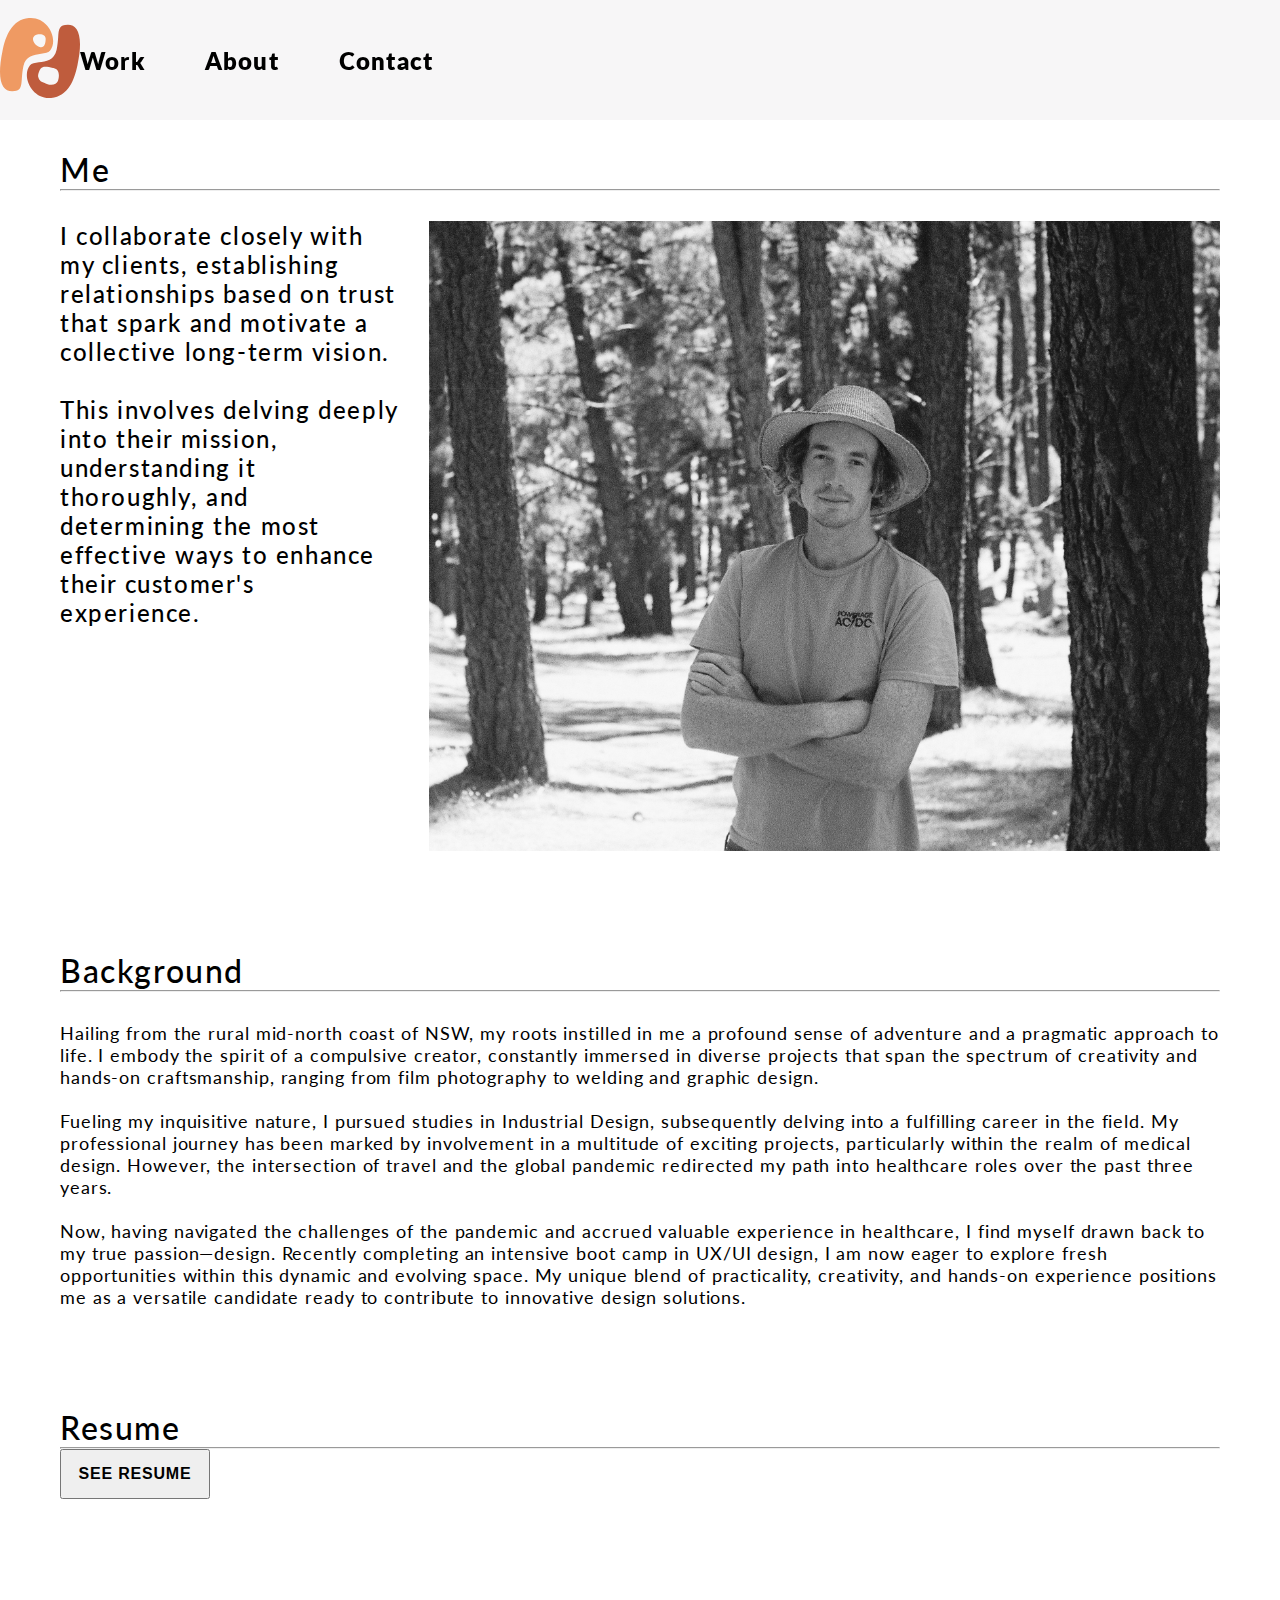
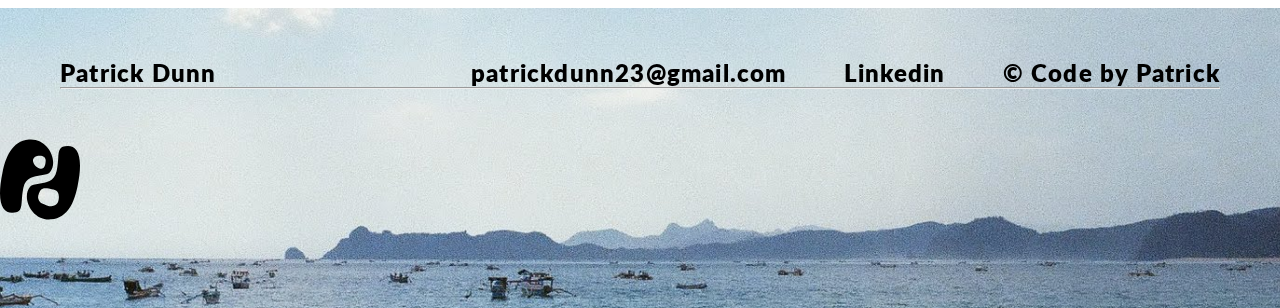
<file: about.html>
<!DOCTYPE html>
<html>
    <head>
<!-- Google tag (gtag.js) -->
<script async src="https://www.googletagmanager.com/gtag/js?id=G-9G77XQD08Z"></script>
<script>
  window.dataLayer = window.dataLayer || [];
  function gtag(){dataLayer.push(arguments);}
  gtag('js', new Date());

  gtag('config', 'G-9G77XQD08Z');
</script>

        <link rel="stylesheet" href="css/style.css">
        <title>
        </title>
        <meta name="viewport" content="width=device-width, initial-scale=1" />
    </head>
    <body id="bootstrap-overrides">
    
         <!--  My UX Skills section coded using CSS flex -->
    <!--Header and Nav       -->
    <header>
        <div class="container"> 
            <nav class="navbar">
               <div class="headerSpacing">
                            <a href="index.html"><img src="images/New Logo.svg" alt=""></a>
                        </div>
        
            <ul class="nav-menu">
                <li class="nav-item">
                  <a href="work.html" class="nav-link"> Work</a>
                </li>
                <li class="nav-item">
                  <a href="about.html" class="nav-link">About</a>
                </li>
                <li class="nav-item">
                  <a href="contact.html" class="nav-link">Contact</a>
                </li>
            </ul>
      
              <div class="hamburger">
                <span class="bar"></span>
                <span class="bar"></span>
                <span class="bar"></span>
              </div>
            </nav>
         </div>
       </header>
   
        <!--Me Section     -->
    <div>
        <section class="headerPadding">
            <div>
             
                <h4 > Me </h4>
        
                <hr class="hrabout">
                <div class="flexContainer">
                    <div class="metext flex_item">
                        <p>I collaborate closely with my clients, establishing relationships based on trust that spark and motivate a collective long-term vision.</p>
                        <br>
                        <p>This involves delving deeply into their mission, understanding it thoroughly, and determining the most effective ways to enhance their customer's experience.</p>
                    </div>
                    <div class="flex_item profilePic">
                    </div>
                </div>
            </div>
        </section>
    </div>

        <!--Background Section     -->
        <div >
            <section class="backgroundPadding">
                <div>
                    <h4> Background </h4>
                    <hr class="hrabout">
                    <div class="backgroundText">
                        <p> Hailing from the rural mid-north coast of NSW, my roots instilled in me a profound sense of adventure and a pragmatic approach to life. I embody the spirit of a compulsive creator, constantly immersed in diverse projects that span the spectrum of creativity and hands-on craftsmanship, ranging from film photography to welding and graphic design. </p>
                        <br>
                        <p>   Fueling my inquisitive nature, I pursued studies in Industrial Design, subsequently delving into a fulfilling career in the field. My professional journey has been marked by involvement in a multitude of exciting projects, particularly within the realm of medical design. However, the intersection of travel and the global pandemic redirected my path into healthcare roles over the past three years. </p>
                            <br>
                        <p>  Now, having navigated the challenges of the pandemic and accrued valuable experience in healthcare, I find myself drawn back to my true passion—design. Recently completing an intensive boot camp in UX/UI design, I am now eager to explore fresh opportunities within this dynamic and evolving space. My unique blend of practicality, creativity, and hands-on experience positions me as a versatile candidate ready to contribute to innovative design solutions. </p> 
                    </div>
                </div>
            </section>
        </div>
        
        <!--Resume Section     -->
        <div class="resumeSpacing resumeButton">
            <h4> Resume </h4>
            <hr class="hrabout">
            <button data-modal-target="#modal" class="button resumeButton">See Resume</button>
    </div>

    
          <!--Footer section        -->  
          <footer>
            <div class="homefooterBackground">
            <div class="footername">
                    <div class="name">
                        Patrick Dunn
                    </div>
                    <ul>
                        <li class="footerContact">patrickdunn23@gmail.com</li>
                        <li class="footerContact">Linkedin</li>
                        <li class="footerContact">© Code by Patrick </li>
                    </ul> 
                </div>
                <hr class="hrfooter">
            <div class="footerlogo spinmMe ">
                <img class="spinMe" src="images/New Logo-Black.svg" alt="">
            </div>
        </footer>
           <!--JS overlay     -->
          
            <div class="modal" id="modal">
                <img class="resume"  src="images/Resume.svg" alt="resume Image Missing">
                
                <div class="exitDownload">
                    <button data-close-button class="close-button">&times;</button>
                    <div class="resumeDownload">  <a href="Patrick Dunn Resume.pdf"><img src="images/Download.svg" alt=""></a></div>
                </div>
            </div>
            <div id="overlay"></div>        
        </footer>
    </body>
<script src="js/index.js"></script>
</html>
</file>
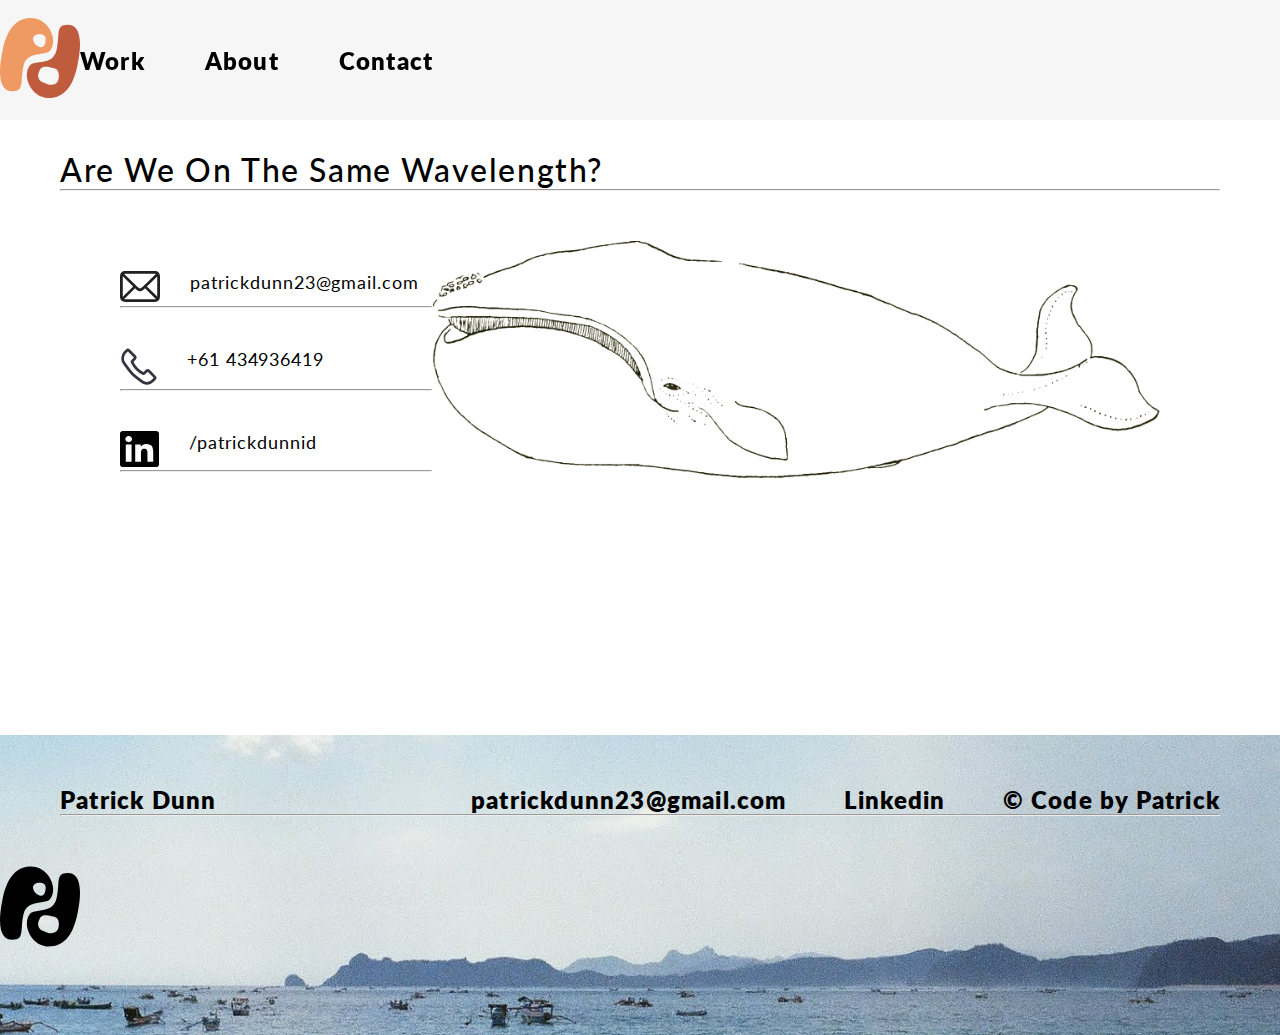
<file: contact.html>
<!DOCTYPE html>
<html>
    <head>
<!-- Google tag (gtag.js) -->
<script async src="https://www.googletagmanager.com/gtag/js?id=G-9G77XQD08Z"></script>
<script>
  window.dataLayer = window.dataLayer || [];
  function gtag(){dataLayer.push(arguments);}
  gtag('js', new Date());

  gtag('config', 'G-9G77XQD08Z');
</script>

        <link rel="stylesheet" href="css/style.css">
        <title>
        </title>
        <meta name="viewport" content="width=device-width, initial-scale=1" />
    </head>
    <body id="bootstrap-overrides">
    
         <!--  My UX Skills section coded using CSS flex -->
    <!--Header and Nav       -->
    <header>
        <div class="container"> 
            <nav class="navbar">
               <div class="headerSpacing">
                            <a href="index.html"><img src="images/New Logo.svg" alt=""></a>
                        </div>
        
            <ul class="nav-menu">
                <li class="nav-item">
                  <a href="work.html" class="nav-link"> Work</a>
                </li>
                <li class="nav-item">
                  <a href="about.html" class="nav-link">About</a>
                </li>
                <li class="nav-item">
                  <a href="contact.html" class="nav-link">Contact</a>
                </li>
            </ul>
      
              <div class="hamburger">
                <span class="bar"></span>
                <span class="bar"></span>
                <span class="bar"></span>
              </div>
            </nav>
         </div>
       </header>
   
        <!--Contact Section     -->
    <div class="caseIntro">
        <section class="backgroundPadding ">
            
            <div >
                <h4> Are we on the same wavelength? </h4>
                <hr class="hrabout">
            
            <section class="WorkGrid">
                    
                <div class="gridRows ">
        
                  
                        <div class="contactItems">
                        <img src="images/Mail Icon.svg" alt=""> <p class="contactText">patrickdunn23@gmail.com</p>  
                        </div>
                        <hr class="hrabout">

                        <div class="contactItems">
                            <img src="images/Phone Icon.svg" alt=""> <p class="contactText">+61 434936419</p>
                        </div>
                        <hr class="hrabout">

                        <div class="contactItems">
                            <img src="images/Linkedin Icon.svg" alt=""> <p class="contactText">/patrickdunnid</p>
                        </div>
                        <hr class="hrabout">
                    
                </div>

                    <div>
                        <img src="images/Whale.png" alt="" class="caseimage">
                    </div>
                </section>
            
            
            
            
            
            
            
            
   

                </div>

            </div>
        </section>
    </div>

   
          <!--Footer section        -->  
          <footer>
            <div class="homefooterBackground">
            <div class="footername">
                    <div class="name">
                        Patrick Dunn
                    </div>
                    <ul>
                        <li class="footerContact">patrickdunn23@gmail.com</li>
                        <li class="footerContact">Linkedin</li>
                        <li class="footerContact">© Code by Patrick </li>
                    </ul> 
                </div>
                <hr class="hrfooter">
            <div class="footerlogo spinmMe ">
                <img class="spinMe" src="images/New Logo-Black.svg" alt="">
            </div>
        </footer>
        
    </body>
    <script src="js/index.js"></script>
</html>
</file>
<file: css/style.css>
@import url('https://fonts.googleapis.com/css2?family=Alike&family=Knewave&family=Lato:ital,wght@0,700;1,400&family=Lekton&display=swap');

* {
    margin: 0;
    padding: 0;
    box-sizing: border-box;
}
  /* Header Section................. */
 
header{
    display: flex;
    top: 0;
    height: 120px !important;
    width: 100%;
    z-index: 1000;
    background: rgba(241, 240, 242, 0.60);
    backdrop-filter: blur(10px);
    position: fixed;
    }

  .headerContents{
    display: flex;
    vertical-align: top;  
    justify-content: space-between; 
    color: #000 !important;
    font-family: 'Lato', sans-serif;
    font-size: 24px;
    font-style: normal;
    font-weight: 800;
    line-height: normal;
    letter-spacing: 1.2px;
    text-transform: capitalize;
    margin-left: 60px;
    margin-right: 60px;
    height:120px;
    align-items: center;
   }
a{
       text-decoration: none !important;
       color: black !important;
        
}

.headerSpacing{
    align-items: center;
}
.headerSpacing :hover{
    animation: spin 0.5s infinite;
    animation-timing-function: linear;
}





.navoptions:hover{
    text-shadow:  0px 0px 7px #EF9A63; 
}

.hamburger{
  display: none;
}



  /* Body Section................. */

body{
    margin: 0;
    padding: 0;
}

.button{
    color: black;
    font-size: 16px;
    font-family:Arial, Helvetica, sans-serif;
    font-weight: 800;
    text-transform: uppercase;
    letter-spacing: 0.8px;
    word-wrap: break-word;
    width: 150px;
    height: 50px;
    flex-shrink: 0;
}
/* Homepage ................. */
.heroimg{
    background-image: url(../images/homepagehero.jpg);
    background-size: cover;
    background-repeat: no-repeat;
    height: 100vh;
    margin-bottom: 50px;
   
}

.heroPadding{
    padding-top:  150px;
    margin-left: 60px;
    margin-right: 60px;
    display: flex;
    width: 100%;
    background-color: red;
}

h1{
    align-items: center;
    flex-shrink: 0;
    color: #EF9A63;
    font-family: 'Knewave', system-ui;
    font-size: 40px;
    font-style: normal;
    font-weight: 400;
    line-height: normal;
    letter-spacing: 2px;
    text-transform: capitalize;

}

.h1dark{
    color: #BF5C3D;
    padding-left: 10px;
}

h2{
    color: #000;
    font-family: 'Alike', serif;
    font-size: 24px;
    font-style: normal;
    font-weight: 400;
    line-height: normal;
    letter-spacing: 1.2px;
 
}
.hometext{
    max-width: 800px;
    margin-left: 60px;
    transform: translateY(-370px);
    align-items: center;
    flex-shrink: 0;
    margin-right: 60px;
    background-color: green;
}

.headerPadding{
    margin-top: 150px;
    margin-left: 60px;
    margin-right: 60px;
    margin-bottom: 100px;
}

.backgroundPadding{
    margin-left: 60px;
    margin-right: 60px;
    margin-bottom: 100px;
}
.squiggle{
    display: flex;
    width: 100%;
    transform: translateY(-120px);
}
/* About Page................. */
.hrabout{
    background-color: black;
    height: 2px;
    width: 100%; 
}

.flexContainer{
    display: flex; 
    justify-content: space-between;
    
    
}

.metext{
    color: black;
    font-family: 'Lato', sans-serif;
    font-size: 24px;
    font-style: normal;
    font-weight: 500;
    line-height: normal;
    letter-spacing: 1.6px;
    width: 30%;
}

  .flex_item {
    margin-top: 30px;
  }
  .profilePic{
    margin-left: 30px; 
    width: 70%;
    background-image: url(../images/A000453-R1-02-1A.jpg);
    background-position: center;
    background-size: cover;
    background-repeat: no-repeat;
    height: 70vh;
}

  .container{
    position: relative;
  }

  .backgroundText{
    color: #000;
    font-family: 'Lato', sans-serif;
    font-size: 18px;
    font-style: normal;
    font-weight: 400;
    line-height: normal;
    letter-spacing: 0.9px;
    margin-top: 30px;
   
  }

  .resumeSpacing{
    margin-left: 60px;
    margin-right: 60px;
    width: calc(100% - 120px);
    height: 200px;
}

/* Work Page................. */
.casestudy{
    width: cover;
    display: grid;
    grid-template-columns: 30% 70% ;
    padding: 2%;
}
.caseIntro{
    display: flex; 
    justify-content: space-between;
    margin-top: 150px;
    min-height: 65vh;
}

.hrcase{
    background-color: black;
    height: 2px;
    width: calc(100% - 120px);
    position: absolute;
    margin-left: 60px;
}

.WorkGrid{
    width: cover;
    display: grid;
    grid-template-columns: 30% 70% ;
    margin-left: 60px;
    margin-right: 60px;
    padding-top: 50px;
    margin-bottom: 50px;  
}

.gridRows{
    display: grid;
    grid-template-rows: auto auto auto  ;
}

.caseimage{
   width: 100%;
   padding-left: 0px;
   border-radius: 5px;
}

.skills{
  padding-top: 10px;

}

h4{
    color: #000;
    font-family: 'Lato', sans-serif;
    font-size: 32px;
    font-style: normal;
    font-weight: 500;
    line-height: normal;
    letter-spacing: 1.6px;
    text-transform: capitalize;
    padding-right: 50px;
}

.caseButton{
    display: flex;
    justify-content: flex-start;
    align-items: end;
}

  /* Footer Section................. */
 .name{
    margin-top: 50px;
    
 }
 .footerContact{
    margin-top: 50px;
    padding-left: 50px;
 }

 .hrfooter{
    background-color: black;
    height: 2px;
    width: calc(100% - 120px);
    bottom: 0;
    margin-left: 60px;
}

.footer {
    position: relative;
    min-height: 300px;
    z-index: 1;
}

footer {
    min-height: 300px; 
    
}
.footerBackground {

    background-image: url(../images/Mask\ group.png);
    background-repeat: no-repeat;
    background-size: cover;
    height: 300px; 

    position: relative;
    z-index: 1;

}

.homefooterBackground {

    background-image: url(../images/homepagerfooterimage.png);
    background-repeat: no-repeat;
    background-size: cover;
    height: 300px; 
    position: relative;
    z-index: 1;

}
.footerlogo{
    display: flex;
    justify-content: flex-start;
    margin-left: 0px;
    margin-top: 50px;
    width: 80px;
    position: absolute;
}

.footername{
    display: flex;
    vertical-align: top;  
    justify-content: space-between; 
    color: #000;
    font-family: 'Lato', sans-serif;
    font-size: 24px;
    font-style: normal;
    font-weight: 800;
    line-height: normal;
    letter-spacing: 1.2px;
    margin-left: 60px;
    margin-right: 60px;
}

ul li {
    display: inline-block;
    vertical-align: top;
}

.spinMe {
    animation: spin 2s infinite;
    animation-timing-function: linear;

  }
/* Contact Section................. */

.contactItems{
    display: flex;
    color: #000;
    font-family: 'Lato', sans-serif;
    font-size: 18px;
    font-style: normal;
    font-weight: 400;
    line-height: normal;
    letter-spacing: 0.9px;
    margin-top: 30px;
    padding-bottom: 3px;
}

.contactText{
    padding-left: 30px;
}

.whaleImage{
max-width: 70%;
padding-top: 20px;
}
.whalediv{

  display: flex;
  justify-content: end;
}




      .active{
        color: #EF9A63;
    }
/* Resume overlay changes................. */

      *, *::after, *::before {
        box-sizing: border-box;
      }
      
      .modal {
        position: fixed;
        top: 30%;
        left: 50%;
        margin-top: 180px;
        height: 70%;
        transform: translate(-50%, -50%) scale(0);
        transition: 200ms ease-in-out;
        z-index: 10;
        width: 500px;
        max-width: 80%;
        display: flex;
        justify-content: space-between;
    
      }

       .resumeDownload{
        padding-left: 20px;
       }
      


      .modal.active {
        transform: translate(-50%, -50%) scale(1);
      }
      
      .modal-header {
        padding: 10px 15px;
        display: flex;
        justify-content: space-between;
        align-items: flex-start;
        align-items: center;
        border-bottom: 1px solid black;
      }
      
      .modal-header .title {
        font-size: 1.25rem;
        font-weight: bold;
      }
      
      .close-button {
        cursor: pointer;
        border: none;
        outline: none;
        background: none;
        font-size: 3.25rem;
        font-weight: bold;
        padding-left: 30px;
        align-items: baseline;
        align-self: flex-start;
    
      }
      
      .modal-body {
        padding: 10px 15px;
      }
      
      #overlay {
        position: fixed;
        opacity: 0;
        transition: 200ms ease-in-out;
        top: 0;
        left: 0;
        right: 0;
        bottom: 0;
        background-color: rgba(0, 0, 0, .5);
        backdrop-filter: blur(10px);
        pointer-events: none;
      }
      
      #overlay.active {
        opacity: 1;
        pointer-events: all;
      }
     
      .resume{
        width: 550px;
        height: auto;
      }

      /* Unit 20 Bootstrap................. */
      .caseHead{
        margin-top: 150px;
        margin-left: 60px;
        margin-right: 60px;
      }


      .marginc{
margin-left: 60px;
margin-right: 60px;      }

.caseAbout{
  display: flex;
  flex-direction: row;
  justify-content: space-between;
}

.caseh{
  width: 70%;
  height: auto;
}

.cardBg{
background-color:  #A5C6BD  !important;

}
.cardPadd{
  padding-right: 50px;
 
}


.projectInfo{
  color: #000;
  font-family:  'Lato', sans-serif;
  font-size: 24px;
  font-style: normal;
  font-weight: 500;
  line-height: normal;
  padding-bottom: 200px;}











  /* Animations and media................. */
  @keyframes spin {
    from {transform: rotate(180deg);
  
    }
    to {transform: rotate(-180deg);
  
    }}

 @media screen and (max-width:650px) {
    /* Flex changes................. */   
    .flexContainer{
            display: flex;
            flex-direction: column;
        }
        .metext{
            color: black;
            font-family: 'Lato', sans-serif;
            font-size: 24px;
            font-style: normal;
            font-weight: 500;
            line-height: normal;
            letter-spacing: 1.6px;
            width: 100%;
        }
        
        .profilePic{
            width: 100%;
            background-image: url(/images/A000453-R1-02-1A.jpg);
            background-position: center;
            background-size: cover;
            background-repeat: no-repeat;
            height: 40vh;
            margin-left: 0px;
          }

        .navoptions{
              padding-left: 50px;
              display: none;
             
          }
          .hamburger{
            display: inline;
          }
          .hamburger.active .bar:nth-child(2){
            opacity: 0;
          }
          .hamburger.active .bar:nth-child(1){
            transform:translateY(8px) rotate(45deg);
          }
          .hamburger.active .bar:nth-child(3){
            transform:translateY(-8px) rotate(-45deg);
          }
          .nav-menu{
            position: fixed;
            left: -100px;
            top: 70px;
            gap: 0;
            flex-direction: column;
            background-color: red;
            width: 100%;
            text-align: center;
            transition: 0.3s;
          }

          .nav-item{
            margin:16px 0

          }
          nav-menu.active{
            left: 0;
          }
          .card-text{
            display: none;
          }
          .button{
            margin-bottom: 20px;
          }
        
          .footername{
            font-size: 14px;
        }

   
    /* Grid changes................. */
    .WorkGrid{
        width: cover;
        display: grid;
        grid-template-rows: 100% 100% 100% cover ;
        grid-template-columns: 1fr;
        margin-left: 60px;
        margin-right: 60px;
        padding-top: 50px;
        margin-bottom: 50px;  
    }
    .caseimage{
        padding-left: 0px;
        border-radius: 5px;
        
     }
     .cardPadd{
      padding-right: 0px;
    }

    .headerContents{
      display: flex;
      vertical-align: top;  
      justify-content: space-between; 
      color: #000 !important;
      font-family: 'Lato', sans-serif;
      font-size: 24px;
      font-style: normal;
      font-weight: 800;
      line-height: normal;
      letter-spacing: 1.2px;
      text-transform: capitalize;
      margin-left: 60px;
      margin-right: 60px;
      height:120px;
      align-items: center;
     }
}




@media screen and (max-width:1000px) {
  /* Flex changes................. */   
  h4{
    color: #000;
    font-family: 'Lato', sans-serif;
    font-size: 26px;
    font-style: normal;
    font-weight: 500;
    line-height: normal;
    letter-spacing: 1.6px;
    text-transform: capitalize;
    padding-right: 50px;
}
      }

      h3{
        color: black;

font-family: 'Lato', sans-serif;
font-size: 65px !important;
font-style: normal;
font-weight: 500 !important;
line-height: normal !important;
letter-spacing: 1.8px;
text-transform: capitalize;
      }

      .wetlandFooterBackground {

        background-image: url(../images/Wetland-footer.png);
        background-repeat: no-repeat;
        background-size: cover;
        height: 300px; 
        position: relative;
        z-index: 1;

      }
      .italic{
        font-style: italic;
      }

/* New Header................. */ 
      *{
        padding: 0;
        margin: 0;
      }
      
       header{
        display: flex;
        top: 0;
        height: 120px !important;
        width: 100%;
        z-index: 1000;
        background: rgba(241, 240, 242, 0.60);
        backdrop-filter: blur(10px);
        position: fixed;
      }
      
      li{
        list-style: none;
      }
      
      a{
        color: black;
        text-decoration: none;
      }
      
  
       
  
      
        .navbar{
        min-height: 120px;
        display: flex;
        justify-content: space-between;
        align-items: center;
        color: #000 !important;
        font-family: 'Lato', sans-serif;
        font-size: 24px;
        font-style: normal;
        font-weight: 800;
        line-height: normal;
        letter-spacing: 1.2px;
        text-transform: capitalize;
  
        
        
      }
      
      .nav-branding{
        font-size: 2rem;
      }
      
      .nav-menu{
        display: flex;
        justify-content: space-between;
        align-items: center;
        gap: 60px;
      }
      
      .nav-link{
        transition: 0.3s ease-out;
      }
      
      .nav-link:hover{
        text-shadow:  0px 0px 7px #EF9A63; 
      }
      
      .hamburger{
        display: none;
        cursor: pointer;
      }
      
      .bar{
        display: block;
        width: 25px;
        height: 3px;
        margin: 5px auto;
        -webkit-transition: all 0.3s ease;
        transition: all 0.3s ease;
        background-color: black;
      }
      
      .heroimg{
        background-image: url(../images/homepagehero.jpg);
        background-size: cover;
        background-repeat: no-repeat;
        height: 100vh;
        margin-bottom: 50px;
       
      }
      
      
      
      
      
      
      
      
      @media(max-width:1024px){
        .hamburger{
          display: block;
        }
      
        .hamburger.active .bar:nth-child(2){
          opacity: 0;
        }
        .hamburger.active .bar:nth-child(1){
          transform: translateY(8px) rotate(45deg);
        }
        .hamburger.active .bar:nth-child(3){
          transform: translateY(-8px) rotate(-45deg);
        }
      
        .nav-menu{
          position: fixed;
          left: -100%;
          top: 120px;
          gap: 0;
          flex-direction: column;
          width: 100%;
          text-align: center;
          transition: 0.3s;
          z-index: 1000;
          background: rgba(241, 240, 242, 0.60);
          backdrop-filter: blur(10px);
          position: fixed;
          
        
        }
      
        .nav-item{
          margin: 16px 0;
          height: 40px;
      
        }
      
        .nav-menu.active{
          left: 0;
        }
      
        a{
          color: black;
          text-decoration: none;
        }
      }
</file>
